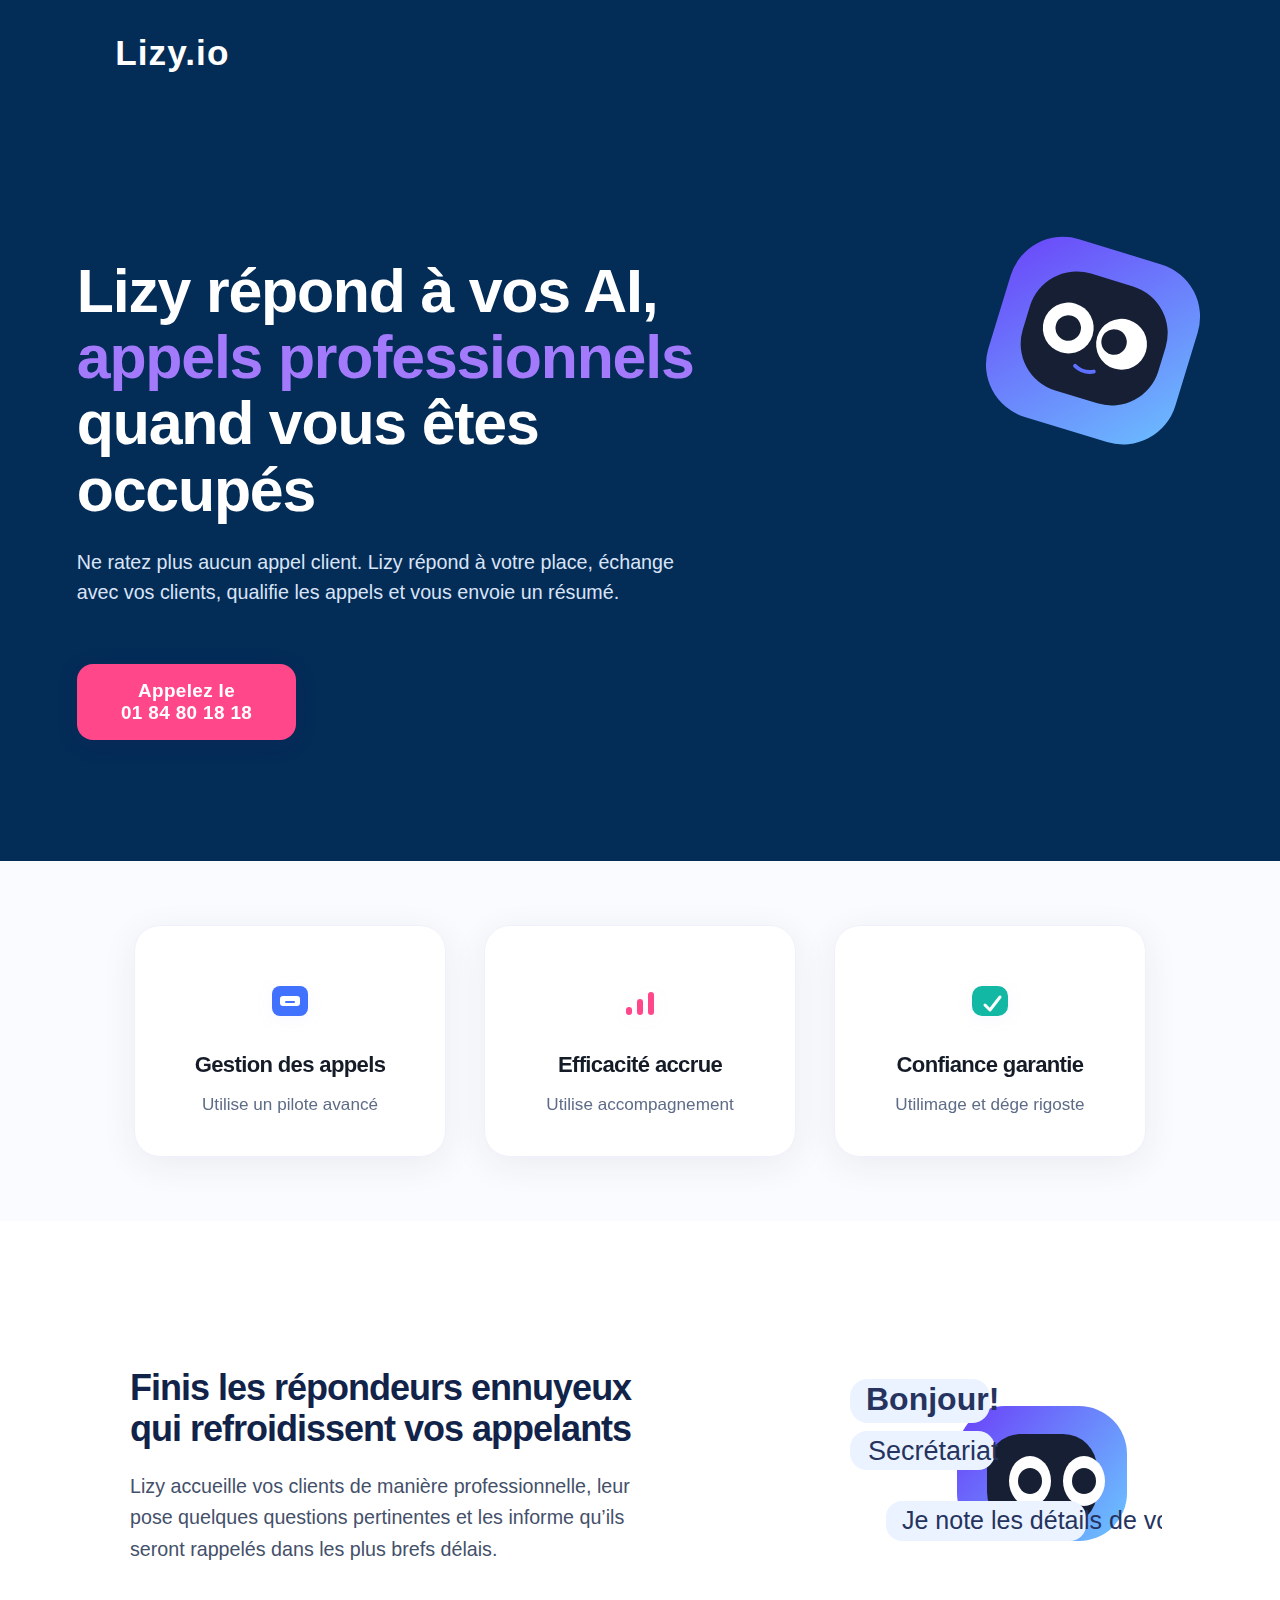
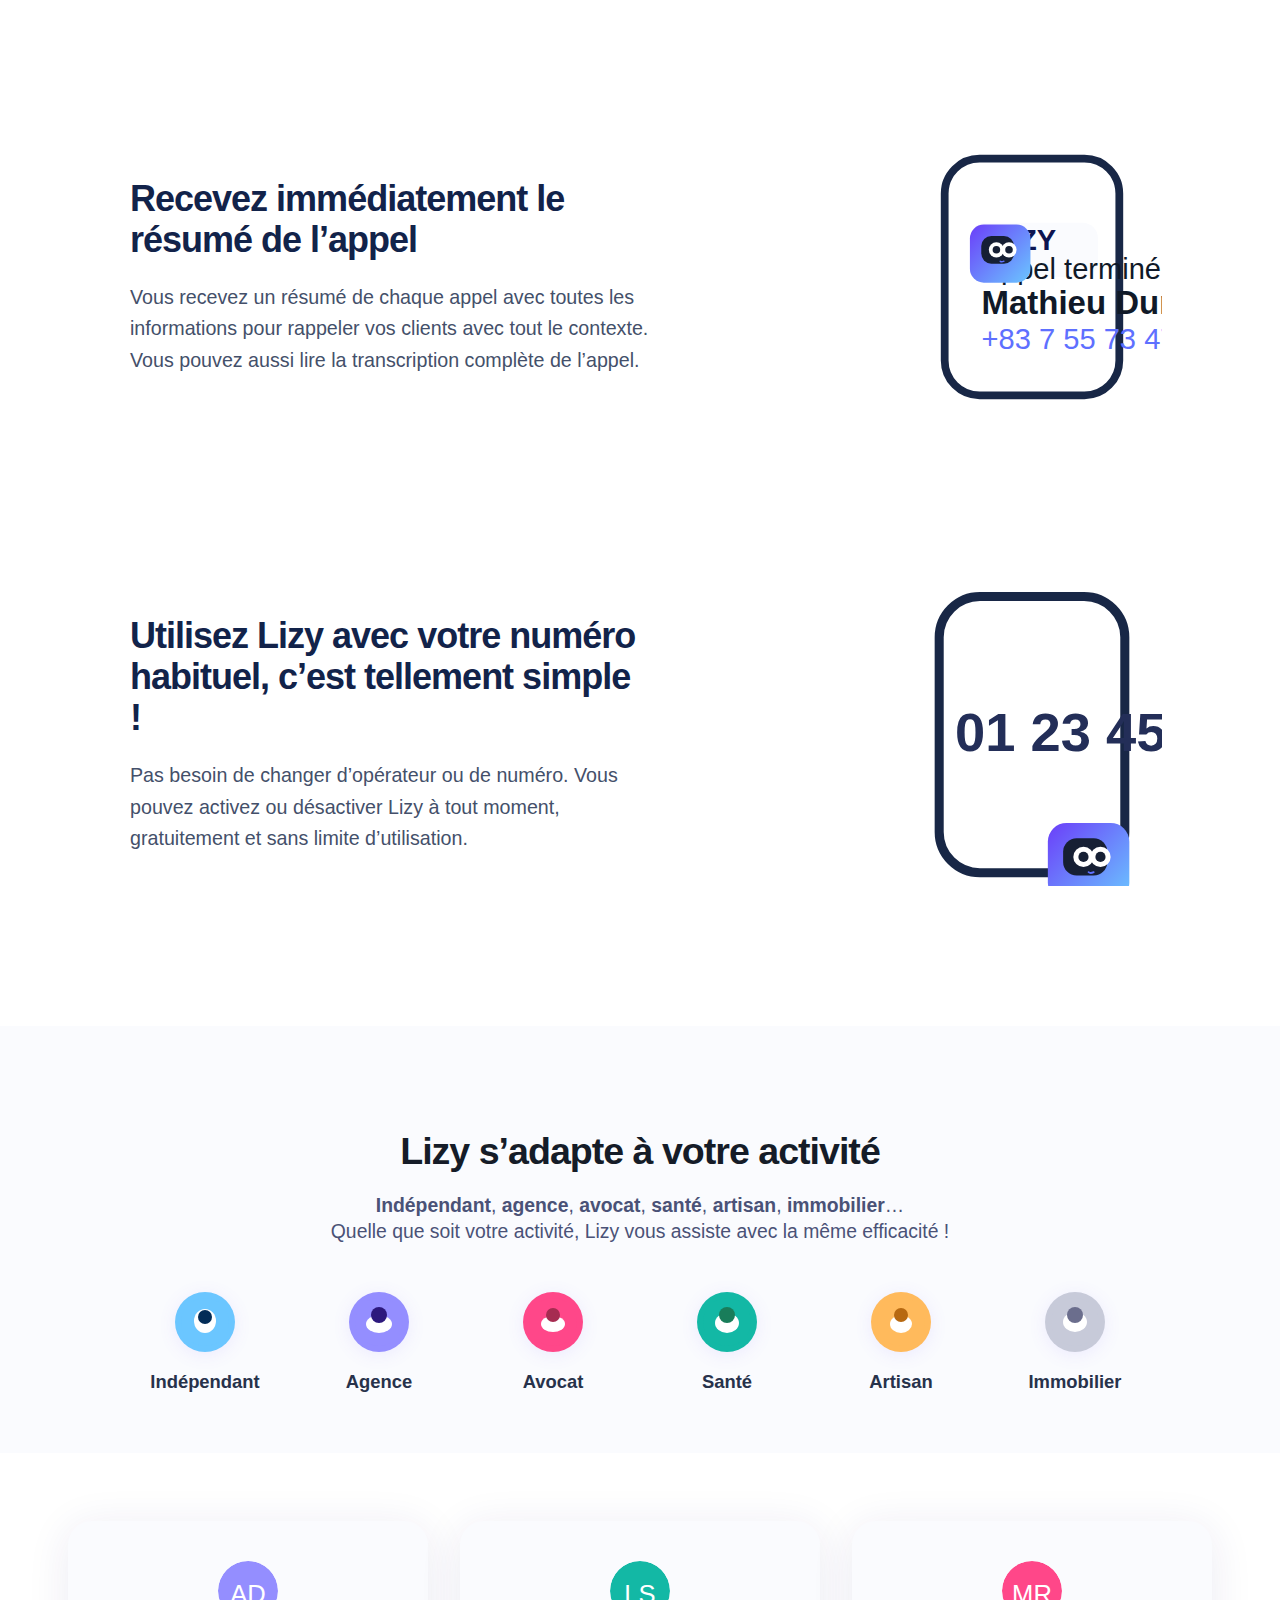
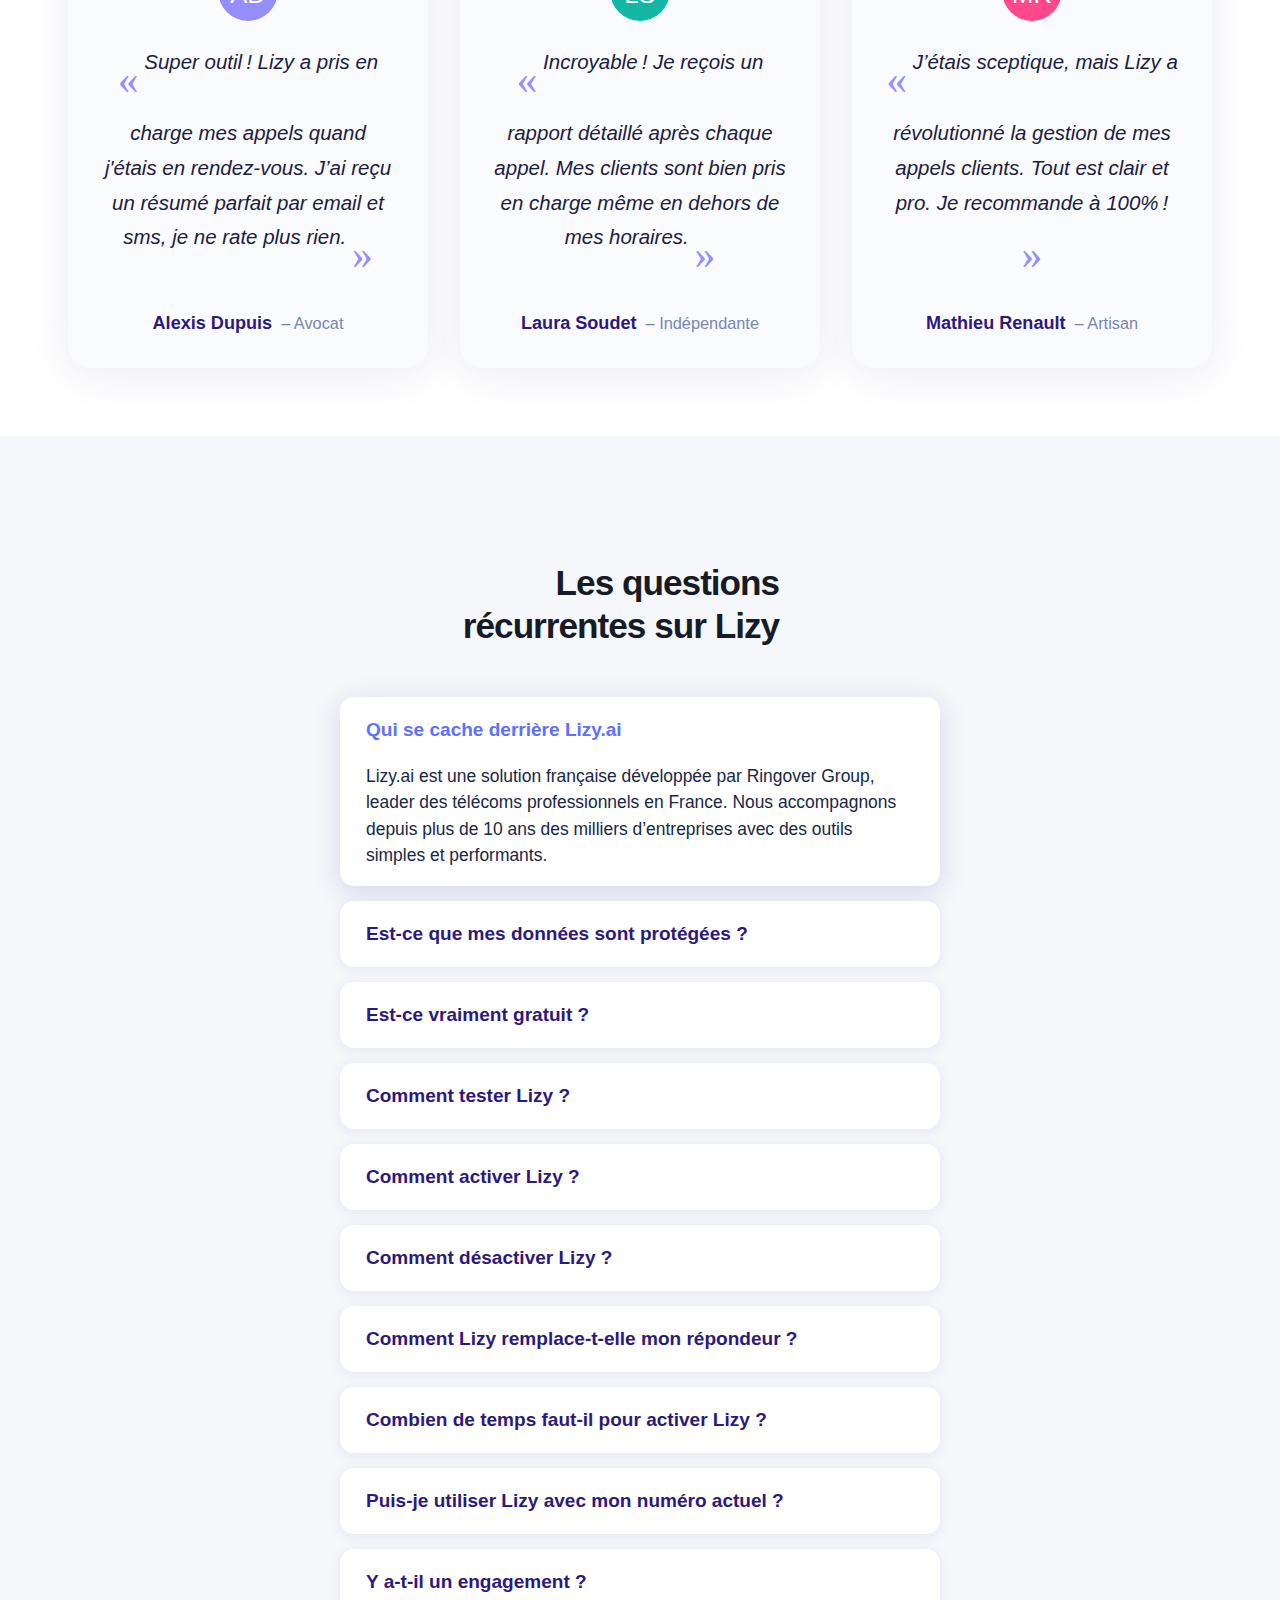
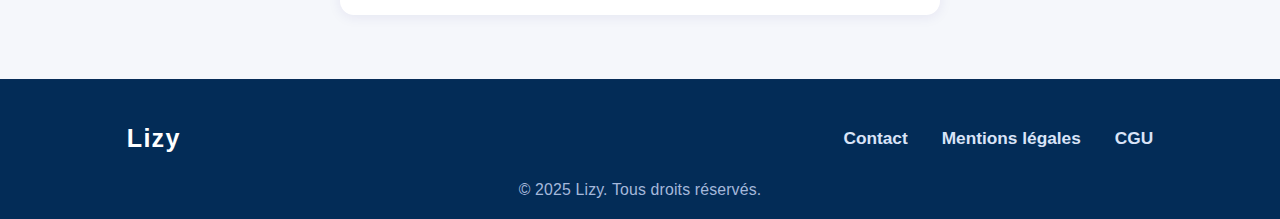
<file: index3.html>
<!DOCTYPE html>
<html lang="fr">
  <head>
    <meta charset="UTF-8" />
    <meta name="viewport" content="width=device-width,initial-scale=1.0" />
    <title>Lizy – Assistant AI pro & fun</title>
    <link rel="stylesheet" href="style3.css" />
  </head>
  <body>
    <div class="logo">Lizy.io</div>
    <section class="hero">
      <div class="container hero-flex">
        <div class="hero-content">
          <h1>
            Lizy répond à vos
            <span
              >AI, <span class="pro-fun">appels professionnels</span> quand vous
              êtes occupés</span
            >
            <br />
          </h1>
          <p class="hero-desc">
            Ne ratez plus aucun appel client. Lizy répond à votre place, échange
            avec vos clients, qualifie les appels et vous envoie un résumé.
          </p>
          <a href="#" class="cta-btn" style="text-align: center"
            >Appelez le <br />
            01 84 80 18 18</a
          >
        </div>
        <div class="hero-mascot">
          <div style="transform: rotate(17deg); display: inline-block">
            <svg
              width="150"
              height="140"
              viewBox="0 0 220 210"
              fill="none"
              xmlns="http://www.w3.org/2000/svg"
            >
              <rect
                x="10"
                y="10"
                width="200"
                height="190"
                rx="56"
                fill="url(#paint0_linear)"
              />
              <rect
                x="38"
                y="40"
                width="145"
                height="125"
                rx="50"
                fill="#161F34"
              />
              <ellipse cx="82" cy="100" rx="26" ry="26" fill="#fff" />
              <ellipse cx="82" cy="100" rx="13" ry="13" fill="#161F34" />
              <ellipse cx="139" cy="100" rx="26" ry="26" fill="#fff" />
              <ellipse cx="131" cy="100" rx="13" ry="13" fill="#161F34" />
              <path
                d="M100 135Q110 140 120 135"
                stroke="#5E70FF"
                stroke-width="4"
                stroke-linecap="round"
              />
              <defs>
                <linearGradient
                  id="paint0_linear"
                  x1="0"
                  y1="0"
                  x2="220"
                  y2="210"
                  gradientUnits="userSpaceOnUse"
                >
                  <stop stop-color="#6B3EF9" />
                  <stop offset="1" stop-color="#6BC6FF" />
                </linearGradient>
              </defs>
            </svg>
          </div>
        </div>
      </div>
    </section>

    <section class="features">
      <div class="feature-card">
        <div class="feature-icon feature-icon-blue">
          <!-- Icône bulle "appel" -->
          <svg width="44" height="44" viewBox="0 0 44 44" fill="none">
            <rect x="4" y="7" width="36" height="30" rx="8" fill="#4072FF" />
            <rect x="12" y="17" width="20" height="10" rx="3" fill="#fff" />
            <rect x="17" y="22" width="10" height="2" rx="1" fill="#4072FF" />
          </svg>
        </div>
        <h3>Gestion des appels</h3>
        <p>Utilise un pilote avancé</p>
      </div>
      <div class="feature-card">
        <div class="feature-icon feature-icon-pink">
          <!-- Icône barres "croissance" -->
          <svg width="44" height="44" viewBox="0 0 44 44" fill="none">
            <rect x="8" y="28" width="6" height="8" rx="3" fill="#FF4789" />
            <rect x="19" y="20" width="6" height="16" rx="3" fill="#FF4789" />
            <rect x="30" y="13" width="6" height="23" rx="3" fill="#FF4789" />
          </svg>
        </div>
        <h3>Efficacité accrue</h3>
        <p>Utilise accompagnement</p>
      </div>
      <div class="feature-card">
        <div class="feature-icon feature-icon-green">
          <!-- Icône check "sûr" -->
          <svg width="44" height="44" viewBox="0 0 44 44" fill="none">
            <rect x="4" y="7" width="36" height="30" rx="10" fill="#13B8A5" />
            <path
              d="M17 26l5 5 10-13"
              stroke="#fff"
              stroke-width="3"
              stroke-linecap="round"
              stroke-linejoin="round"
            />
          </svg>
        </div>
        <h3>Confiance garantie</h3>
        <p>Utilimage et dége rigoste</p>
      </div>
    </section>

    <section class="infos-bloc3">
      <div class="infos-bloc3-container">
        <!-- Bloc 1 -->
        <div class="infos-bloc3-row">
          <div class="infos3-txt">
            <h3>
              Finis les répondeurs ennuyeux qui refroidissent vos appelants
            </h3>
            <p>
              Lizy accueille vos clients de manière professionnelle, leur pose
              quelques questions pertinentes et les informe qu’ils seront
              rappelés dans les plus brefs délais.
            </p>
          </div>
          <div class="infos3-img">
            <svg width="330" height="210" viewBox="0 0 330 210" fill="none">
              <g>
                <rect
                  x="125"
                  y="45"
                  width="170"
                  height="135"
                  rx="48"
                  fill="url(#paint1_linear)"
                />
                <rect
                  x="155"
                  y="73"
                  width="110"
                  height="92"
                  rx="34"
                  fill="#161F34"
                />
                <ellipse cx="198" cy="120" rx="21" ry="25" fill="#fff" />
                <ellipse cx="198" cy="120" rx="12" ry="13" fill="#161F34" />
                <ellipse cx="252" cy="120" rx="21" ry="25" fill="#fff" />
                <ellipse cx="252" cy="120" rx="12" ry="13" fill="#161F34" />
                <path
                  d="M208 157Q225 165 242 157"
                  stroke="#5E70FF"
                  stroke-width="4"
                  stroke-linecap="round"
                />
                <defs>
                  <linearGradient
                    id="paint1_linear"
                    x1="125"
                    y1="45"
                    x2="295"
                    y2="180"
                    gradientUnits="userSpaceOnUse"
                  >
                    <stop stop-color="#6B3EF9" />
                    <stop offset="1" stop-color="#6BC6FF" />
                  </linearGradient>
                </defs>
              </g>
              <g>
                <rect
                  x="18"
                  y="18"
                  rx="18"
                  width="140"
                  height="44"
                  fill="#eaf3ff"
                />
                <text
                  x="34"
                  y="49"
                  font-family="Inter, Arial"
                  font-size="32"
                  fill="#26335e"
                  font-weight="bold"
                >
                  Bonjour!
                </text>
              </g>
              <g>
                <rect
                  x="18"
                  y="70"
                  rx="17"
                  width="145"
                  height="39"
                  fill="#eaf3ff"
                />
                <text
                  x="36"
                  y="99"
                  font-family="Inter, Arial"
                  font-size="27"
                  fill="#26335e"
                >
                  Secrétariat
                </text>
              </g>
              <g>
                <rect
                  x="54"
                  y="140"
                  rx="16"
                  width="200"
                  height="40"
                  fill="#eaf3ff"
                />
                <text
                  x="70"
                  y="168"
                  font-family="Inter, Arial"
                  font-size="25"
                  fill="#26335e"
                >
                  Je note les détails de vc
                </text>
              </g>
            </svg>
          </div>
        </div>
        <!-- Bloc 2 -->
        <div class="infos-bloc3-row">
          <div class="infos3-txt">
            <h3>Recevez immédiatement le résumé de l’appel</h3>
            <p>
              Vous recevez un résumé de chaque appel avec toutes les
              informations pour rappeler vos clients avec tout le contexte. Vous
              pouvez aussi lire la transcription complète de l’appel.
            </p>
          </div>
          <div class="infos3-img">
            <svg width="260" height="260" viewBox="0 0 122 134" fill="none">
              <rect
                x="16"
                y="6"
                width="90"
                height="122"
                rx="18"
                fill="#fff"
                stroke="#182746"
                stroke-width="4"
              />
              <rect
                x="29"
                y="39"
                width="66"
                height="28"
                rx="8"
                fill="#fafbfe"
              />
              <text
                x="41"
                y="53"
                font-family="Inter, Arial"
                font-size="15"
                fill="#0d1450"
                font-weight="bold"
              >
                LIZY
              </text>
              <text
                x="35"
                y="68"
                font-family="Inter, Arial"
                font-size="15"
                fill="#101928"
              >
                Appel terminé avec
              </text>
              <text
                x="35"
                y="86"
                font-family="Inter, Arial"
                font-size="17"
                fill="#101928"
                font-weight="bold"
              >
                Mathieu Durand
              </text>
              <text
                x="35"
                y="104"
                font-family="Inter, Arial"
                font-size="15"
                fill="#5E70FF"
              >
                +83 7 55 73 47 47
              </text>
              <g transform="translate(29,40) scale(0.65)">
                <rect
                  x="0"
                  y="0"
                  width="48"
                  height="46"
                  rx="11"
                  fill="url(#notifMascot)"
                />
                <rect
                  x="9"
                  y="9"
                  width="26"
                  height="22"
                  rx="8"
                  fill="#161F34"
                />
                <circle cx="21" cy="20" r="6" fill="#fff" />
                <circle cx="21" cy="20" r="3" fill="#161F34" />
                <circle cx="31" cy="20" r="6" fill="#fff" />
                <circle cx="31" cy="20" r="3" fill="#161F34" />
                <path
                  d="M24 29Q25 30 27 29"
                  stroke="#5E70FF"
                  stroke-width="1.1"
                  stroke-linecap="round"
                />
                <defs>
                  <linearGradient
                    id="notifMascot"
                    x1="0"
                    y1="0"
                    x2="48"
                    y2="46"
                    gradientUnits="userSpaceOnUse"
                  >
                    <stop stop-color="#6B3EF9" />
                    <stop offset="1" stop-color="#6BC6FF" />
                  </linearGradient>
                </defs>
              </g>
            </svg>
          </div>
        </div>
        <!-- Bloc 3 -->
        <div class="infos-bloc3-row">
          <div class="infos3-txt">
            <h3>
              Utilisez Lizy avec votre numéro habituel, c’est tellement simple !
            </h3>
            <p>
              Pas besoin de changer d’opérateur ou de numéro. Vous pouvez
              activez ou désactiver Lizy à tout moment, gratuitement et sans
              limite d’utilisation.
            </p>
          </div>
          <div class="infos3-img">
            <svg width="240" height="280" viewBox="0 0 102 134" fill="none">
              <rect
                x="10"
                y="6"
                width="82"
                height="122"
                rx="18"
                fill="#fff"
                stroke="#182746"
                stroke-width="4"
              />
              <text
                x="17"
                y="74"
                font-family="Inter, Arial"
                font-size="24"
                fill="#232e58"
                font-weight="bold"
              >
                01 23 45 67 89
              </text>
              <g transform="translate(58,106) scale(0.75)">
                <rect
                  x="0"
                  y="0"
                  width="48"
                  height="46"
                  rx="11"
                  fill="url(#telMascot)"
                />
                <rect
                  x="9"
                  y="9"
                  width="26"
                  height="22"
                  rx="8"
                  fill="#161F34"
                />
                <circle cx="21" cy="20" r="6" fill="#fff" />
                <circle cx="21" cy="20" r="3" fill="#161F34" />
                <circle cx="31" cy="20" r="6" fill="#fff" />
                <circle cx="31" cy="20" r="3" fill="#161F34" />
                <path
                  d="M24 29Q25 30 27 29"
                  stroke="#5E70FF"
                  stroke-width="1.1"
                  stroke-linecap="round"
                />
                <defs>
                  <linearGradient
                    id="telMascot"
                    x1="0"
                    y1="0"
                    x2="48"
                    y2="46"
                    gradientUnits="userSpaceOnUse"
                  >
                    <stop stop-color="#6B3EF9" />
                    <stop offset="1" stop-color="#6BC6FF" />
                  </linearGradient>
                </defs>
              </g>
            </svg>
          </div>
        </div>
      </div>
    </section>

    <section class="metiers">
      <h2 class="metiers-title">Lizy s’adapte à votre activité</h2>
      <p class="metiers-desc">
        <b>Indépendant</b>, <b>agence</b>, <b>avocat</b>, <b>santé</b>,
        <b>artisan</b>, <b>immobilier</b>…<br />
        Quelle que soit votre activité, Lizy vous assiste avec la même
        efficacité !
      </p>
      <div class="metiers-list">
        <div class="metier-card">
          <div class="metier-avatar avatar-bleu">
            <!-- SVG avatar indépendant -->
            <svg width="48" height="48" viewBox="0 0 48 48">
              <circle cx="24" cy="24" r="24" fill="#6BC6FF" />
              <ellipse cx="24" cy="23" rx="11" ry="12" fill="#fff" />
              <ellipse cx="24" cy="19" rx="7" ry="7" fill="#032C57" />
            </svg>
          </div>
          <span>Indépendant</span>
        </div>
        <div class="metier-card">
          <div class="metier-avatar avatar-violet">
            <!-- SVG avatar agence -->
            <svg width="48" height="48" viewBox="0 0 48 48">
              <circle cx="24" cy="24" r="24" fill="#948EFF" />
              <ellipse cx="24" cy="26" rx="13" ry="9" fill="#fff" />
              <ellipse cx="24" cy="17" rx="8" ry="8" fill="#2d197d" />
            </svg>
          </div>
          <span>Agence</span>
        </div>
        <div class="metier-card">
          <div class="metier-avatar avatar-rose">
            <!-- SVG avatar avocat -->
            <svg width="48" height="48" viewBox="0 0 48 48">
              <circle cx="24" cy="24" r="24" fill="#FF4789" />
              <ellipse cx="24" cy="26" rx="12" ry="8" fill="#fff" />
              <ellipse cx="24" cy="17" rx="7" ry="7" fill="#a62c51" />
            </svg>
          </div>
          <span>Avocat</span>
        </div>
        <div class="metier-card">
          <div class="metier-avatar avatar-vert">
            <!-- SVG avatar santé -->
            <svg width="48" height="48" viewBox="0 0 48 48">
              <circle cx="24" cy="24" r="24" fill="#13B8A5" />
              <ellipse cx="24" cy="25" rx="12" ry="10" fill="#fff" />
              <ellipse cx="24" cy="17" rx="8" ry="8" fill="#197d5a" />
            </svg>
          </div>
          <span>Santé</span>
        </div>
        <div class="metier-card">
          <div class="metier-avatar avatar-orange">
            <!-- SVG avatar artisan -->
            <svg width="48" height="48" viewBox="0 0 48 48">
              <circle cx="24" cy="24" r="24" fill="#FFBA5C" />
              <ellipse cx="24" cy="26" rx="11" ry="9" fill="#fff" />
              <ellipse cx="24" cy="17" rx="7" ry="7" fill="#B76911" />
            </svg>
          </div>
          <span>Artisan</span>
        </div>
        <div class="metier-card">
          <div class="metier-avatar avatar-gris">
            <!-- SVG avatar immobilier -->
            <svg width="48" height="48" viewBox="0 0 48 48">
              <circle cx="24" cy="24" r="24" fill="#C7CAD9" />
              <ellipse cx="24" cy="24" rx="12" ry="10" fill="#fff" />
              <ellipse cx="24" cy="17" rx="8" ry="8" fill="#6B6E8D" />
            </svg>
          </div>
          <span>Immobilier</span>
        </div>
      </div>
    </section>

    <section class="testimonial">
      <div class="testimonial-slider">
        <div class="testimonial-card">
          <div class="testimonial-avatar">
            <svg width="60" height="60" viewBox="0 0 60 60">
              <circle cx="30" cy="30" r="30" fill="#948EFF" />
              <text
                x="50%"
                y="56%"
                text-anchor="middle"
                fill="#fff"
                font-size="1.6rem"
                font-family="Inter, Arial"
                dy="0.33em"
              >
                AD
              </text>
            </svg>
          </div>
          <blockquote>
            <span class="guillemet">«</span>
            <span
              >Super outil ! Lizy a pris en charge mes appels quand j'étais en
              rendez-vous. J’ai reçu un résumé parfait par email et sms, je ne
              rate plus rien.</span
            >
            <span class="guillemet">»</span>
          </blockquote>
          <div class="testimonial-author">
            <b>Alexis Dupuis</b> <span>– Avocat</span>
          </div>
        </div>
        <div class="testimonial-card">
          <div class="testimonial-avatar">
            <svg width="60" height="60" viewBox="0 0 60 60">
              <circle cx="30" cy="30" r="30" fill="#13B8A5" />
              <text
                x="50%"
                y="56%"
                text-anchor="middle"
                fill="#fff"
                font-size="1.6rem"
                font-family="Inter, Arial"
                dy="0.33em"
              >
                LS
              </text>
            </svg>
          </div>
          <blockquote>
            <span class="guillemet">«</span>
            <span
              >Incroyable ! Je reçois un rapport détaillé après chaque appel.
              Mes clients sont bien pris en charge même en dehors de mes
              horaires.</span
            >
            <span class="guillemet">»</span>
          </blockquote>
          <div class="testimonial-author">
            <b>Laura Soudet</b> <span>– Indépendante</span>
          </div>
        </div>
        <div class="testimonial-card">
          <div class="testimonial-avatar">
            <svg width="60" height="60" viewBox="0 0 60 60">
              <circle cx="30" cy="30" r="30" fill="#FF4789" />
              <text
                x="50%"
                y="56%"
                text-anchor="middle"
                fill="#fff"
                font-size="1.6rem"
                font-family="Inter, Arial"
                dy="0.33em"
              >
                MR
              </text>
            </svg>
          </div>
          <blockquote>
            <span class="guillemet">«</span>
            <span
              >J’étais sceptique, mais Lizy a révolutionné la gestion de mes
              appels clients. Tout est clair et pro. Je recommande à
              100% !</span
            >
            <span class="guillemet">»</span>
          </blockquote>
          <div class="testimonial-author">
            <b>Mathieu Renault</b> <span>– Artisan</span>
          </div>
        </div>
      </div>
    </section>

    <section class="faq-section">
      <div class="faq-left">
        <h2>
          Les questions<br />
          récurrentes sur Lizy
        </h2>
      </div>
      <div class="faq-right">
        <!-- Les items FAQ, voir plus bas -->
        <!-- FAQ Item 1 -->
        <div class="faq-item open">
          <div class="faq-question">
            <strong>Qui se cache derrière Lizy.ai</strong>
            <span class="faq-toggle"></span>
          </div>
          <div class="faq-answer">
            Lizy.ai est une solution française développée par Ringover Group,
            leader des télécoms professionnels en France. Nous accompagnons
            depuis plus de 10 ans des milliers d’entreprises avec des outils
            simples et performants.
          </div>
        </div>
        <!-- FAQ Item 2 -->
        <div class="faq-item">
          <div class="faq-question">
            <strong>Est-ce que mes données sont protégées&nbsp;?</strong>
            <span class="faq-toggle"></span>
          </div>
          <div class="faq-answer">
            Oui. Lizy respecte le RGPD et toutes les données (appels,
            transcriptions, contacts) sont hébergées en France, sur des serveurs
            sécurisés. Aucune donnée n’est utilisée à des fins commerciales ou
            partagée sans votre consentement.
          </div>
        </div>
        <!-- ... (Continue les 10 items de la FAQ comme dans ton exemple) ... -->
        <!-- Copie les 10 questions/réponses ici -->
        <div class="faq-item">
          <div class="faq-question">
            <strong>Est-ce vraiment gratuit&nbsp;?</strong>
            <span class="faq-toggle"></span>
          </div>
          <div class="faq-answer">
            Oui, Lizy est 100% gratuit et illimité. Avec le soutien de Orange,
            l’objectif est de rendre Lizy accessible à toutes les entreprises
            pour démocratiser l’accueil téléphonique intelligent — sans frais
            cachés et sans faire de concession sur la qualité du service.
          </div>
        </div>
        <div class="faq-item">
          <div class="faq-question">
            <strong>Comment tester Lizy&nbsp;?</strong>
            <span class="faq-toggle"></span>
          </div>
          <div class="faq-answer">
            Appelez simplement le 01 84 80 18 18. Lizy vous demandera de décrire
            brièvement votre activité, puis simulera un appel client. Vous
            recevrez ensuite un résumé par SMS, comme si c’était un vrai appel.
          </div>
        </div>
        <div class="faq-item">
          <div class="faq-question">
            <strong>Comment activer Lizy&nbsp;?</strong>
            <span class="faq-toggle"></span>
          </div>
          <div class="faq-answer">
            Après votre appel de test, suivez le lien contenu dans le SMS de
            résumé. Indiquez votre activité et cliquez sur Activer Lizy : c’est
            fait. Vous pouvez commencer à l’utiliser avec votre numéro
            professionnel.
          </div>
        </div>
        <div class="faq-item">
          <div class="faq-question">
            <strong>Comment désactiver Lizy&nbsp;?</strong>
            <span class="faq-toggle"></span>
          </div>
          <div class="faq-answer">
            Rendez-vous sur l’interface d’activation via votre SMS de test ou
            tout email de résumé. Cliquez simplement sur Désactiver Lizy. Vous
            êtes libre de l’activer ou désactiver à tout moment.
          </div>
        </div>
        <div class="faq-item">
          <div class="faq-question">
            <strong>Comment Lizy remplace-t-elle mon répondeur&nbsp;?</strong>
            <span class="faq-toggle"></span>
          </div>
          <div class="faq-answer">
            Lizy s’appuie sur le transfert d’appel en cas de non-réponse. Quand
            vous ne décrochez pas, l’appel est redirigé vers Lizy, qui s’adapte
            à votre activité pour prendre le relais intelligemment.
          </div>
        </div>
        <div class="faq-item">
          <div class="faq-question">
            <strong>Combien de temps faut-il pour activer Lizy&nbsp;?</strong>
            <span class="faq-toggle"></span>
          </div>
          <div class="faq-answer">
            Quelques secondes suffisent. Un appel de test, un clic dans un lien,
            et Lizy est prête à répondre pour vous, sans installation technique.
          </div>
        </div>
        <div class="faq-item">
          <div class="faq-question">
            <strong>Puis-je utiliser Lizy avec mon numéro actuel&nbsp;?</strong>
            <span class="faq-toggle"></span>
          </div>
          <div class="faq-answer">
            Oui. Lizy fonctionne avec votre numéro professionnel existant. Pas
            besoin de changer de ligne ou d’opérateur.
          </div>
        </div>
        <div class="faq-item">
          <div class="faq-question">
            <strong>Y a-t-il un engagement&nbsp;?</strong>
            <span class="faq-toggle"></span>
          </div>
          <div class="faq-answer">
            Non. Lizy est 100 % sans engagement. Vous testez, vous activez, vous
            désactivez quand vous voulez — sans frais ni contraintes.
          </div>
        </div>
      </div>
    </section>

    <footer class="footer">
      <div class="footer-content">
        <div class="footer-logo">
          <span>Lizy</span>
        </div>
        <nav class="footer-links">
          <a href="#">Contact</a>
          <a href="#">Mentions légales</a>
          <a href="#">CGU</a>
        </nav>
      </div>
      <div class="footer-bottom">© 2025 Lizy. Tous droits réservés.</div>
    </footer>
  </body>
  <script>
    document.querySelectorAll(".faq-question").forEach((q) => {
      q.addEventListener("click", function () {
        const item = this.closest(".faq-item");
        const alreadyOpen = item.classList.contains("open");
        // Ferme tout
        document
          .querySelectorAll(".faq-item.open")
          .forEach((e) => e.classList.remove("open"));
        // Ouvre seulement si pas déjà ouvert
        if (!alreadyOpen) item.classList.add("open");
      });
    });
  </script>
</html>
</file>
<file: style3.css>
html,
body {
  height: 100%;
  margin: 0;
  padding: 0;
  box-sizing: border-box;
  font-family: "Inter", Arial, sans-serif;
  background: #032c57;
  color: #fff;
  scroll-behavior: smooth;
}
body {
  min-height: 100vh;
  background: #032c57;
}

*,
*:before,
*:after {
  box-sizing: inherit;
}

.logo {
  width: 100%;
  text-align: left;
  font-size: 2.2rem;
  font-weight: 800;
  letter-spacing: 0.03em;
  margin: 0;
  padding: 34px 9vw 14px 9vw;
  color: #fff;
  background: #032c57;
  line-height: 1.1;
}

.hero {
  background: #032c57;
  width: 100%;
  display: flex;
  justify-content: center;
  align-items: stretch;
  min-height: 86vh;
  padding: 0;
}
.hero-flex {
  display: flex;
  flex-direction: row;
  align-items: flex-start;
  justify-content: space-between;
  width: 100%;
  max-width: 1280px;
  margin: auto;
  padding: 60px 6vw 40px 6vw;
  gap: 20px;
}
.hero-content {
  flex: 1 1 0;
  min-width: 290px;
  max-width: 630px;
  padding-top: 30px;
}
.hero h1 {
  font-size: 3.8rem;
  font-weight: 900;
  margin: 0 0 24px 0;
  line-height: 1.09;
  letter-spacing: -1.2px;
  color: #fff;
}
.pro-fun {
  color: #a47afc;
}
.hero-desc {
  font-size: 1.23rem;
  margin-bottom: 36px;
  color: #dae4f8;
  font-weight: 400;
  line-height: 1.54;
}
.cta-btn {
  display: inline-block;
  background: #ff4789;
  color: #fff;
  border-radius: 16px;
  font-size: 1.18rem;
  padding: 16px 44px;
  font-weight: 700;
  text-decoration: none;
  letter-spacing: 0.02em;
  margin-top: 20px;
  transition: background 0.15s;
  box-shadow: 0 4px 22px rgba(73, 25, 110, 0.09);
  border: none;
  text-align: center;
  cursor: pointer;
}
.cta-btn:hover {
  background: #e93c7e;
}
.hero-mascot {
  flex: 0 0 370px;
  min-width: 280px;
  max-width: 390px;
  display: flex;
  align-items: flex-start;
  justify-content: flex-end;
  padding-left: 44px;
  padding-top: 10px;
}
.hero-mascot svg {
  width: 96%;
  max-width: 370px;
  min-width: 220px;
  height: auto;
  display: block;
}

@media (max-width: 1050px) {
  .hero-flex {
    flex-direction: column;
    align-items: flex-start;
    padding: 30px 4vw 12px 4vw;
    gap: 30px;
  }
  .hero-mascot {
    padding-left: 0;
    margin-top: 34px;
    align-self: center;
    justify-content: center;
    min-width: 150px;
  }
  .hero-mascot svg {
    width: 80vw;
    min-width: 140px;
    max-width: 280px;
  }
  .hero-content {
    padding-top: 0;
    max-width: 100vw;
  }
  .hero h1 {
    font-size: 2.2rem;
    margin-bottom: 14px;
  }
}

@media (max-width: 700px) {
  .logo {
    font-size: 1.18rem;
    padding: 18px 2vw 4px 2vw;
  }
  .hero-flex {
    padding: 8px 1vw 2px 1vw;
    gap: 16px;
  }
  .hero-content {
    max-width: 100vw;
    padding-top: 0;
  }
  .hero h1 {
    font-size: 1.22rem;
    margin-bottom: 10px;
  }
  .hero-desc {
    font-size: 1.03rem;
    margin-bottom: 14px;
  }
  .cta-btn {
    font-size: 1rem;
    padding: 11px 20px;
    margin-top: 10px;
  }
  .hero-mascot {
    min-width: 70px;
    padding-top: 0;
  }
  .hero-mascot svg {
    width: 98vw;
    min-width: 80px;
    max-width: 120px;
  }
}
.features {
  width: 100%;
  background: #fafbfe;
  padding: 64px 0 64px 0;
  display: flex;
  justify-content: center;
  gap: 38px;
  flex-wrap: wrap;
  box-sizing: border-box;
}

.feature-card {
  background: #fff;
  border-radius: 26px;
  box-shadow: 0 8px 36px rgba(30, 47, 70, 0.07);
  padding: 46px 34px 38px 34px;
  text-align: center;
  width: 312px;
  min-width: 200px;
  display: flex;
  flex-direction: column;
  align-items: center;
  transition: box-shadow 0.17s, transform 0.13s;
  cursor: default;
}
.feature-card:hover {
  box-shadow: 0 18px 48px rgba(28, 42, 69, 0.12);
  transform: translateY(-3px) scale(1.035);
}

.feature-icon {
  margin-bottom: 22px;
  width: 58px;
  height: 58px;
  display: flex;
  align-items: center;
  justify-content: center;
}

.feature-icon-blue svg {
}
.feature-icon-pink svg {
}
.feature-icon-green svg {
}

.feature-card h3 {
  margin: 0 0 14px 0;
  font-size: 1.38rem;
  font-weight: 700;
  color: #151c28;
  letter-spacing: -0.03em;
}
.feature-card p {
  margin: 0;
  font-size: 1.07rem;
  color: #5e6c87;
  font-weight: 400;
  line-height: 1.54;
}

@media (max-width: 1100px) {
  .features {
    gap: 22px;
    padding: 38px 0 38px 0;
  }
  .feature-card {
    width: 240px;
    padding: 26px 10px 22px 10px;
  }
}
@media (max-width: 700px) {
  .features {
    flex-direction: column;
    align-items: center;
    gap: 18px;
    padding: 16px 0 24px 0;
  }
  .feature-card {
    width: 98vw;
    max-width: 320px;
    min-width: 0;
    padding: 16px 4vw 18px 4vw;
  }
}
.infos-bloc3 {
  background: #fff;
  padding: 80px 0 80px 0;
}
.infos-bloc3-container {
  max-width: 1160px;
  margin: auto;
  display: flex;
  flex-direction: column;
  gap: 56px;
}
.infos-bloc3-row {
  display: flex;
  flex-direction: row;
  align-items: center;
  justify-content: space-between;
  background: #fff;

  padding: 60px 58px 60px 70px;
  gap: 70px;
  min-height: 290px;
}
.infos3-txt {
  flex: 1 1 0;
  max-width: 520px;
}
.infos3-txt h3 {
  color: #12234a;
  font-size: 2.25rem;
  font-weight: 900;
  margin: 0 0 22px 0;
  line-height: 1.14;
  letter-spacing: -1px;
}
.infos3-txt p {
  color: #44506a;
  font-size: 1.23rem;
  font-weight: 400;
  margin: 0;
  line-height: 1.6;
}
.infos3-img {
  min-width: 260px;
  max-width: 410px;
  display: flex;
  align-items: center;
  justify-content: center;
}
.infos3-img svg {
  width: 100%;
  max-width: 420px;
  height: auto;
  display: block;
}

@media (max-width: 1200px) {
  .infos-bloc3-row {
    gap: 32px;
    padding: 34px 18px 34px 18px;
  }
  .infos-bloc3-container {
    max-width: 99vw;
    gap: 32px;
  }
}
@media (max-width: 900px) {
  .infos-bloc3-row {
    flex-direction: column;
    align-items: center;
    text-align: center;
    gap: 22px;
    padding: 24px 5vw;
  }
  .infos3-img {
    max-width: 340px;
    min-width: 140px;
  }
  .infos3-txt {
    max-width: 100vw;
  }
  .infos3-txt h3 {
    font-size: 1.35rem;
    margin-bottom: 10px;
  }
  .infos3-txt p {
    font-size: 1.07rem;
  }
}
@media (max-width: 600px) {
  .infos-bloc3 {
    padding: 18px 0 18px 0;
  }
  .infos-bloc3-row {
    padding: 10px 2vw;
    gap: 10px;
    border-radius: 16px;
  }
  .infos3-img {
    min-width: 80px;
    max-width: 170px;
  }
}
.metiers {
  background: #fafbfe;
  padding: 72px 0 60px 0;
  text-align: center;
}
.metiers-title {
  font-size: 2.35rem;
  font-weight: 800;
  color: #151c28;
  margin-bottom: 13px;
  letter-spacing: -1px;
}
.metiers-desc {
  color: #4a5277;
  font-size: 1.21rem;
  font-weight: 500;
  margin-bottom: 48px;
  line-height: 1.35;
}
.metiers-list {
  display: flex;
  justify-content: center;
  flex-wrap: wrap;
  gap: 40px 60px;
  margin-top: 16px;
}
.metier-card {
  display: flex;
  flex-direction: column;
  align-items: center;
  width: 114px;
  gap: 13px;
  transition: transform 0.18s;
}
.metier-card:hover {
  transform: translateY(-4px) scale(1.05);
}
.metier-avatar {
  width: 60px;
  height: 60px;
  display: flex;
  align-items: center;
  justify-content: center;
  border-radius: 50%;
  box-shadow: 0 3px 18px rgba(120, 88, 255, 0.1);
  margin-bottom: 6px;
}
.metier-card span {
  font-size: 1.15rem;
  color: #27324b;
  font-weight: 700;
}

.avatar-bleu {
  background: #6bc6ff;
}
.avatar-violet {
  background: #948eff;
}
.avatar-rose {
  background: #ff4789;
}
.avatar-vert {
  background: #13b8a5;
}
.avatar-orange {
  background: #ffba5c;
}
.avatar-gris {
  background: #c7cad9;
}

@media (max-width: 1100px) {
  .metiers-list {
    gap: 30px 26px;
  }
}
@media (max-width: 700px) {
  .metiers-title {
    font-size: 1.38rem;
  }
  .metiers-list {
    flex-wrap: wrap;
    gap: 18px 12px;
  }
  .metier-card {
    width: 92px;
  }
}

.testimonial {
  background: #fff;
  padding: 68px 0;
  display: flex;
  justify-content: center;
}

.testimonial-slider {
  display: flex;
  gap: 32px;
  max-width: 1200px;
  width: 100%;
  justify-content: center;
}

.testimonial-card {
  background: #fafbfe;
  border-radius: 24px;
  padding: 40px 34px 34px 34px;
  box-shadow: 0 6px 44px rgba(41, 29, 125, 0.09);
  display: flex;
  flex-direction: column;
  align-items: center;
  text-align: center;
  max-width: 360px;
  min-width: 240px;
  flex: 1 1 0;
}

.testimonial-avatar {
  margin-bottom: 20px;
}

.testimonial-avatar svg {
  border-radius: 50%;
}

.testimonial blockquote {
  color: #1b2040;
  font-size: 1.28rem;
  font-style: italic;
  line-height: 1.7;
  margin: 0 0 20px 0;
  position: relative;
  font-weight: 500;
}

.guillemet {
  color: #948eff;
  font-size: 2.6rem;
  vertical-align: top;
  font-style: normal;
  font-family: serif;
}

.testimonial-author {
  color: #2d197d;
  font-size: 1.13rem;
  margin-top: 2px;
}

.testimonial-author span {
  color: #7585b7;
  font-size: 1.02rem;
  font-weight: 400;
  margin-left: 4px;
}

@media (max-width: 1050px) {
  .testimonial-slider {
    gap: 18px;
  }
  .testimonial-card {
    max-width: 320px;
    padding: 30px 16px 24px 16px;
  }
}
@media (max-width: 900px) {
  .testimonial-slider {
    gap: 14px;
  }
  .testimonial-card {
    max-width: 290px;
    min-width: 210px;
    padding: 20px 8px 16px 8px;
  }
}

@media (max-width: 700px) {
  .testimonial {
    padding: 32px 0;
  }
  .testimonial-slider {
    gap: 18px;
    overflow-x: auto;
    -webkit-overflow-scrolling: touch;
    padding: 0 4vw;
    scroll-snap-type: x mandatory;
  }
  .testimonial-card {
    min-width: 83vw;
    max-width: 95vw;
    scroll-snap-align: start;
    margin-bottom: 0;
  }
}

.faq-section {
  background: #f5f7fb;
  padding: 76px 0 64px 0;
  display: flex;
  /* gap: 68px; */
  flex-direction: column;
  align-items: center;
}
.faq-left {
  margin: 50px 0;
}
.faq-left h2 {
  color: #151c28;
  font-size: 2.2rem;
  font-weight: 800;
  line-height: 1.21;
  margin: 0 38px 0 0;
  text-align: right;
  letter-spacing: -1px;
}
.faq-right {
  max-width: 600px;
  flex: 1;
  display: flex;
  flex-direction: column;
  gap: 15px;
}
.faq-item {
  background: #fff;
  border-radius: 14px;
  margin-bottom: 0;
  box-shadow: 0 2px 13px rgba(41, 29, 125, 0.08);
  transition: box-shadow 0.18s;
  overflow: hidden;
}
.faq-item.open {
  box-shadow: 0 6px 28px rgba(41, 29, 125, 0.15);
}
.faq-question {
  padding: 22px 26px 22px 26px;
  display: flex;
  align-items: center;
  justify-content: space-between;
  cursor: pointer;
  font-size: 1.19rem;
  font-weight: 700;
  color: #2d197d;
  transition: color 0.16s;
  position: relative;
}
.faq-question strong {
  font-weight: 700;
}
.faq-toggle {
  width: 22px;
  height: 22px;
  background: url("data:image/svg+xml;utf8,<svg fill='none' viewBox='0 0 24 24' stroke='%23948EFF' stroke-width='2'><path stroke-linecap='round' stroke-linejoin='round' d='M12 6v12m6-6H6'/></svg>")
    center/18px no-repeat;
  transition: transform 0.26s cubic-bezier(0.56, 0.06, 0.16, 1.32);
  display: inline-block;
}
.faq-item.open .faq-toggle {
  transform: rotate(45deg);
}
.faq-answer {
  max-height: 0;
  overflow: hidden;
  font-size: 1.09rem;
  color: #182746;
  line-height: 1.5;
  padding: 0 26px;
  transition: max-height 0.33s cubic-bezier(0.61, 0.03, 0.25, 1.02),
    padding 0.24s;
}
.faq-item.open .faq-answer {
  padding: 0 26px 18px 26px;
  max-height: 340px;
}
@media (max-width: 900px) {
  .faq-section {
    flex-direction: column;
    gap: 18px;
    padding: 34px 3vw 32px 3vw;
  }
  .faq-left {
    flex: none;
    justify-content: center;
    margin-bottom: 24px;
  }
  .faq-left h2 {
    text-align: left;
    margin: 0 0 0 0;
    font-size: 1.34rem;
  }
}

.footer {
  background: #032c57;
  color: #dae4f8;
  padding: 44px 0 18px 0;
  font-size: 1.08rem;
  font-family: "Inter", Arial, sans-serif;
  border-top: 1.5px solid #26335e24;
}
.footer-content {
  display: flex;
  justify-content: space-between;
  align-items: center;
  max-width: 1180px;
  margin: auto;
  padding: 0 6vw;
  flex-wrap: wrap;
  gap: 14px 0;
}
.footer-logo span {
  font-size: 1.57rem;
  font-weight: 800;
  color: #fff;
  letter-spacing: 0.05em;
}
.footer-links {
  display: flex;
  gap: 34px;
}
.footer-links a {
  color: #dae4f8;
  text-decoration: none;
  font-weight: 600;
  font-size: 1.08rem;
  transition: color 0.16s;
}
.footer-links a:hover {
  color: #ff4789;
  text-decoration: underline;
}
.footer-bottom {
  text-align: center;
  font-size: 0.99rem;
  color: #a5b8db;
  margin-top: 28px;
  padding-bottom: 2px;
  letter-spacing: 0.01em;
}
@media (max-width: 700px) {
  .footer-content {
    flex-direction: column;
    align-items: flex-start;
    gap: 20px;
    padding: 0 4vw;
  }
  .footer-links {
    gap: 18px;
    font-size: 1rem;
  }
  .footer-logo {
    margin-bottom: 6px;
  }
}
/* Effet bouton pressé, focus et accessibilité */
.cta-btn {
  cursor: pointer;
  box-shadow: 0 4px 22px rgba(73, 25, 110, 0.13);
  outline: none;
  border: none;
  transition: background 0.15s, box-shadow 0.16s, transform 0.13s;
  will-change: background, box-shadow, transform;
  position: relative;
}
.cta-btn:active {
  background: #d91d68;
  transform: scale(0.97);
  box-shadow: 0 2px 8px rgba(73, 25, 110, 0.1);
}
.cta-btn:focus-visible {
  outline: 2.5px solid #ff4789;
  outline-offset: 3px;
}

.feature-card {
  transition: box-shadow 0.2s, transform 0.13s;
  will-change: box-shadow, transform;
  border: 1.2px solid #f0f0fc;
}
.feature-card:active {
  transform: translateY(2px) scale(0.98);
}
.feature-card:focus-within {
  box-shadow: 0 0 0 2px #948eff99;
}
.feature-card svg {
  filter: drop-shadow(0 3px 8px #948eff11);
  border-radius: 12px;
}

input,
button,
textarea,
select {
  font-family: inherit;
  font-size: 1em;
  outline: none;
}
input:focus,
textarea:focus,
select:focus {
  outline: 2px solid #5e70ff;
  background: #f5f7fb;
  border-radius: 7px;
}

::-webkit-scrollbar {
  width: 10px;
  background: #eaeefa;
}
::-webkit-scrollbar-thumb {
  background: #948eff66;
  border-radius: 8px;
}
::-webkit-scrollbar-thumb:hover {
  background: #948effaa;
}

/* Micro-hover sur FAQ */
.faq-question:hover {
  color: #ff4789;
}
.faq-item.open .faq-question {
  color: #5e70ff;
}

/* Petit bounce subtil des avatars métiers */
.metier-avatar {
  transition: transform 0.16s cubic-bezier(0.6, 1.6, 0.42, 1.1),
    box-shadow 0.18s;
}
.metier-avatar:hover {
  transform: scale(1.07) rotate(-2deg);
  box-shadow: 0 3px 28px #948eff1a;
}

/* Apparence des inputs dans le projet si tu ajoutes un form */
input[type="text"],
input[type="email"],
input[type="tel"],
textarea {
  background: #f9fafd;
  border: 1.1px solid #dde4f6;
  border-radius: 7px;
  padding: 12px 14px;
  font-size: 1.05rem;
  color: #2b2c3c;
  transition: border 0.18s, background 0.18s;
  box-shadow: 0 2px 6px #948eff09;
  margin-bottom: 16px;
  width: 100%;
  max-width: 460px;
}
input[type="text"]:focus,
input[type="email"]:focus,
input[type="tel"]:focus,
textarea:focus {
  border-color: #5e70ff;
  background: #f3f7ff;
}

/* Lissage de la typo sur toute la page */
body,
html {
  -webkit-font-smoothing: antialiased;
  -moz-osx-font-smoothing: grayscale;
  text-rendering: optimizeLegibility;
}

/* Responsive fix : pour que rien ne dépasse, padding autour de tout */
.container,
.hero-flex,
.infos-bloc3-container,
.metiers-list,
.testimonial,
.footer-content,
.faq-section {
  box-sizing: border-box;
  width: 100%;
  margin-left: auto;
  margin-right: auto;
}
</file>
